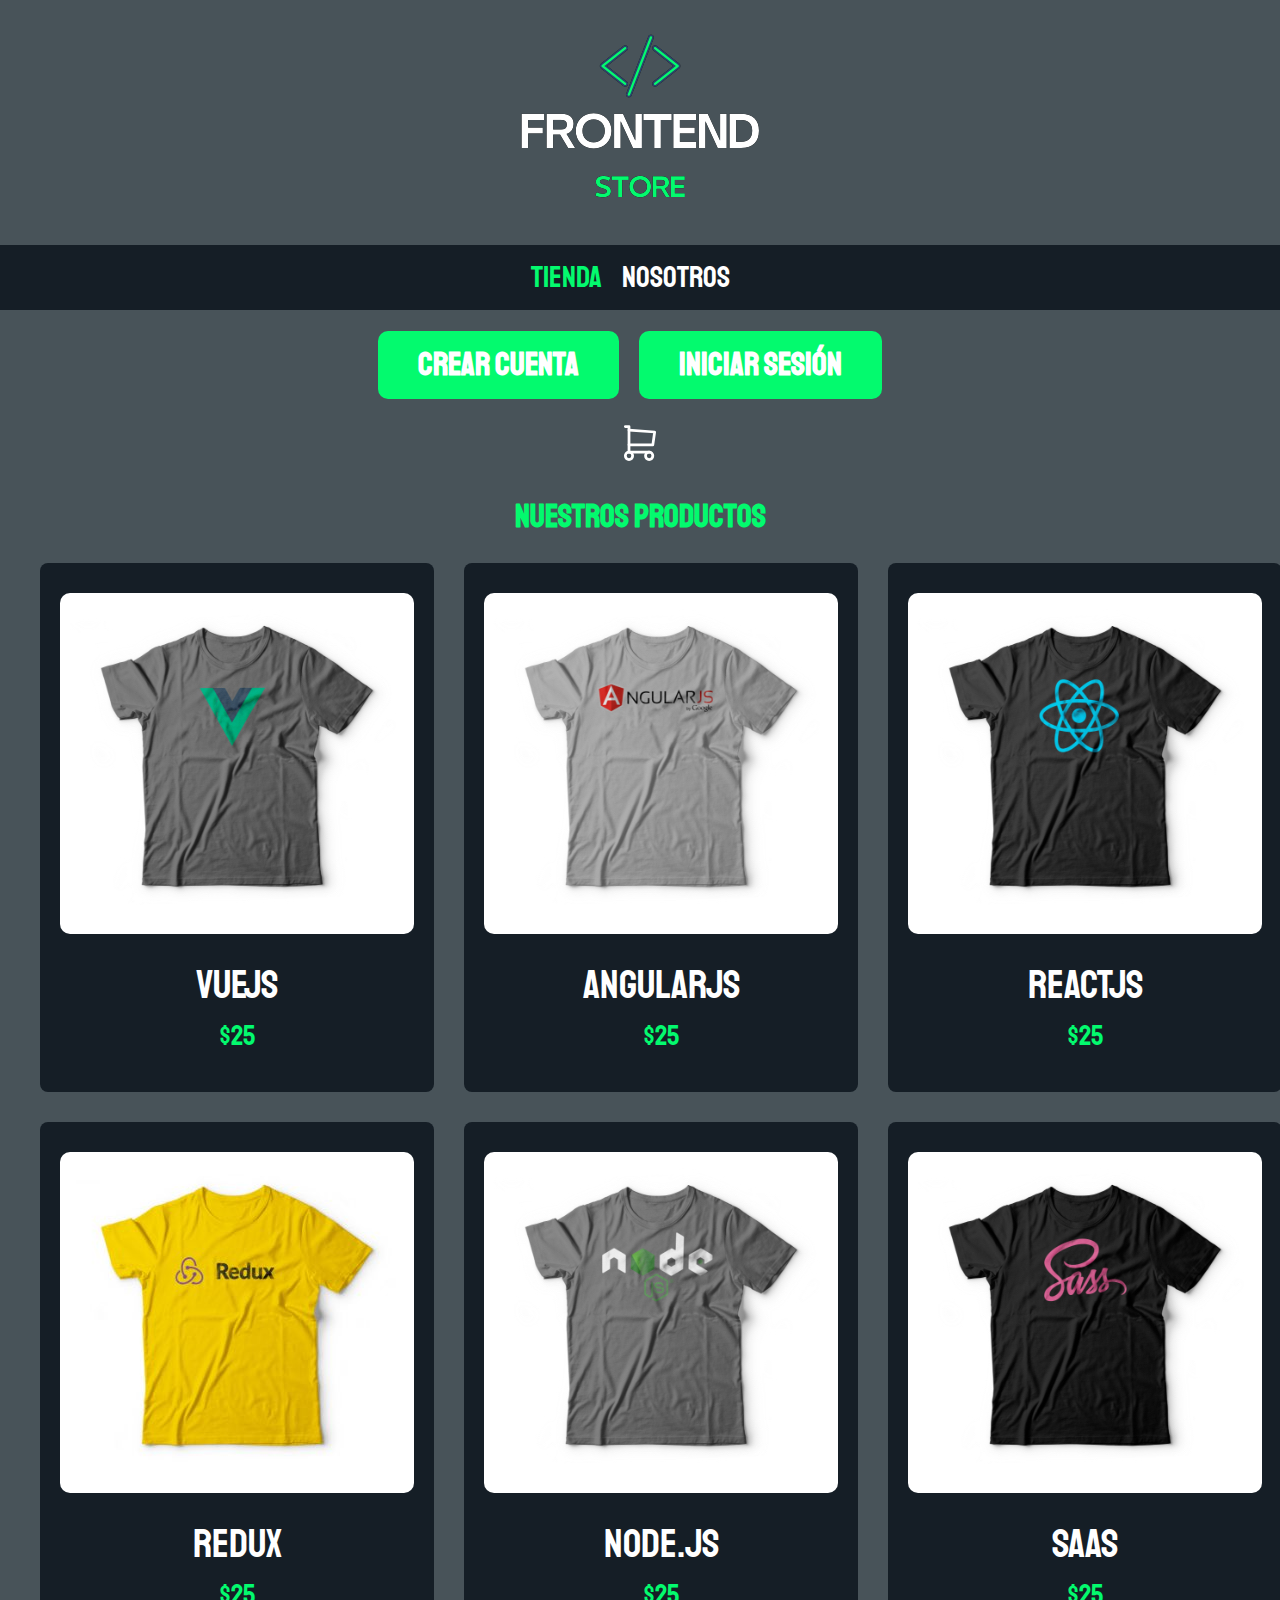
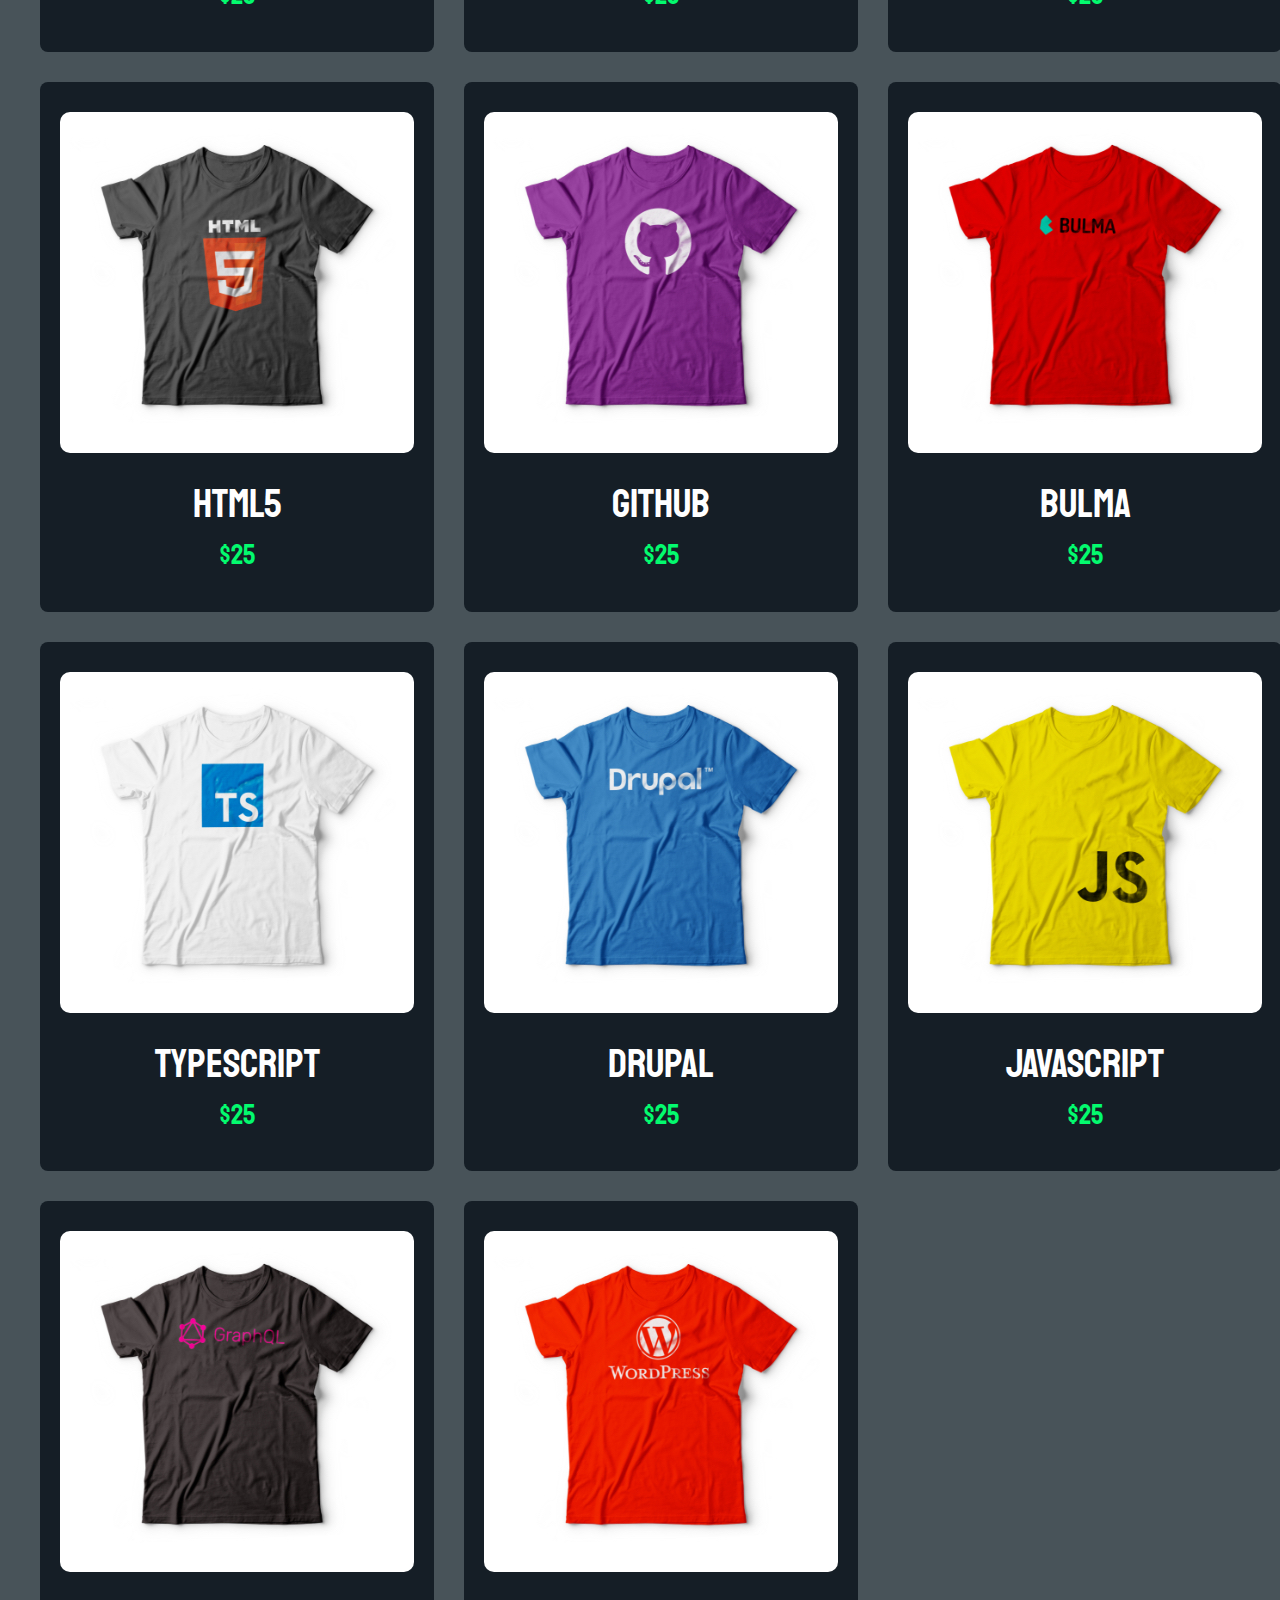
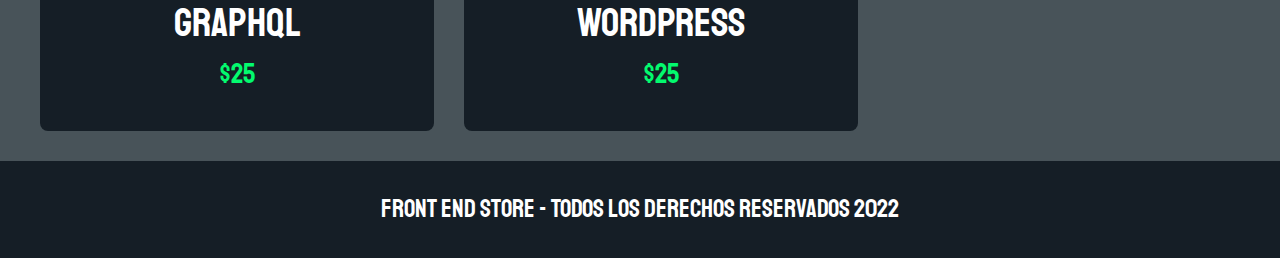
<file: index.html>
<!DOCTYPE html>
<html lang="en">

<head>
    <meta charset="UTF-8">
    <meta http-equiv="X-UA-Compatible" content="IE=edge">
    <meta name="viewport" content="width=device-width, initial-scale=1.0">
    <title>FrontEnd Store</title>
    <link rel="stylesheet" href="css/style.css">
    <link rel="stylesheet" href="css/normalize.css">
    <link href="https://fonts.googleapis.com/css2?family=Big+Shoulders+Display:wght@300&family=Bungee+Hairline&family=Courier+Prime&family=Krub:wght@400;700&family=PT+Sans+Narrow&family=Raleway:wght@100&family=Roboto+Condensed&family=Staatliches&display=swap" rel="stylesheet">
    <link rel="stylesheet" href="https://cdnjs.cloudflare.com/ajax/libs/animate.css/4.1.1/animate.min.css"/>
    <link rel="icon" href="img/f.png">
    <script src="js/showP.js"></script>
</head>

<body>
    <header class="header animate__animated animate__slideInDown animate__delay-0.5s">
        <section>
            <a href="index.html">
                <img class="header__logo" src="img/f2.png" alt="Logotipo">
            </a>
        </section>
    </header>

    <nav class="navegacion animate__animated animate__fadeIn animate__delay-0.5s">
        <a class="navegacion__enlace navegacion__enlace--activo" href="index.html">Tienda</a>
        <a class="navegacion__enlace" href="Nosotros.html">Nosotros</a>
    </nav>

    <div class="buttons_log animate__animated animate__fadeInUp animate__delay-0.5s">
        <a class="link" href="Sign_Up.html">
            <h1 class="link_font">Crear Cuenta</h1>
        </a>

        <a class="link" href="Sign_In.html">
            <h1 class="link_font">Iniciar sesión</h1>
        </a>
    </div>
    <div class="icono_carrito animate__animated animate__fadeInUp animate__delay-0.8s">
        <a href="Carrito.html">
            <svg xmlns="http://www.w3.org/2000/svg" class="icon icon-tabler icon-tabler-shopping-cart" width="44" height="44" viewBox="0 0 24 24" stroke-width="1.5" stroke="#ffffff" fill="none" stroke-linecap="round" stroke-linejoin="round">
                <path stroke="none" d="M0 0h24v24H0z" fill="none"/>
                <circle cx="6" cy="19" r="2" />
                <circle cx="17" cy="19" r="2" />
                <path d="M17 17h-11v-14h-2" />
                <path d="M6 5l14 1l-1 7h-13" />
              </svg>
        </a>

    </div>

    <main class="contenedor animate__animated animate__fadeInUp animate__delay-0.5s">
        <h1>Nuestros Productos</h1>
        <div class="grid">
            <!-- Inicio Bloque Producto-->
            <div class="producto">
                <a href="Producto.html">
                    <img class="producto__nombre" src="img/1.jpg" alt="imagen camisa">
                    <div class="producto__informacion">
                        <p class="producto__nombre">VueJS</p>
                        <p class="producto__precio">$25</p>
                    </div>
                </a>
            </div>
            <!-- Fin Bloque Producto-->

            <!-- Inicio Bloque Producto-->
            <div class="producto">
                <a href="Producto.html">
                    <img class="producto__nombre" src="img/2.jpg" alt="imagen camisa">
                    <div class="producto__informacion">
                        <p class="producto__nombre">AngularJS</p>
                        <p class="producto__precio">$25</p>
                    </div>
                </a>
            </div>
            <!-- Fin Bloque Producto-->

            <!-- Inicio Bloque Producto-->
            <div class="producto">
                <a href="Producto.html">
                    <img class="producto__nombre" src="img/3.jpg" alt="imagen camisa">
                    <div class="producto__informacion">
                        <p class="producto__nombre">ReactJS</p>
                        <p class="producto__precio">$25</p>
                    </div>
                </a>
            </div>
            <!-- Fin Bloque Producto-->

            <!-- Inicio Bloque Producto-->
            <div class="producto">
                <a href="Producto.html">
                    <img class="producto__nombre" src="img/4.jpg" alt="imagen camisa">
                    <div class="producto__informacion">
                        <p class="producto__nombre">Redux</p>
                        <p class="producto__precio">$25</p>
                    </div>
                </a>
            </div>
            <!-- Fin Bloque Producto-->

            <!-- Inicio Bloque Producto-->
            <div class="producto">
                <a href="Producto.html">
                    <img class="producto__nombre" src="img/5.jpg" alt="imagen camisa">
                    <div class="producto__informacion">
                        <p class="producto__nombre">Node.js</p>
                        <p class="producto__precio">$25</p>
                    </div>
                </a>
            </div>
            <!-- Fin Bloque Producto-->

            <!-- Inicio Bloque Producto-->
            <div class="producto">
                <a href="Producto.html">
                    <img class="producto__nombre" src="img/6.jpg" alt="imagen camisa">
                    <div class="producto__informacion">
                        <p class="producto__nombre">SAAS</p>
                        <p class="producto__precio">$25</p>
                    </div>
                </a>
            </div>
            <!-- Fin Bloque Producto-->
            <!-- Inicio Bloque Producto-->
            <div class="producto">
                <a href="Producto.html">
                    <img class="producto__nombre" src="img/7.jpg" alt="imagen camisa">
                    <div class="producto__informacion">
                        <p class="producto__nombre">HTML5</p>
                        <p class="producto__precio">$25</p>
                    </div>
                </a>
            </div>
            <!-- Fin Bloque Producto-->
            <!-- Inicio Bloque Producto-->
            <div class="producto">
                <a href="Producto.html">
                    <img class="producto__nombre" src="img/8.jpg" alt="imagen camisa">
                    <div class="producto__informacion">
                        <p class="producto__nombre">Github</p>
                        <p class="producto__precio">$25</p>
                    </div>
                </a>
            </div>
            <!-- Fin Bloque Producto-->
            <!-- Inicio Bloque Producto-->
            <div class="producto">
                <a href="Producto.html">
                    <img class="producto__nombre" src="img/9.jpg" alt="imagen camisa">
                    <div class="producto__informacion">
                        <p class="producto__nombre">Bulma</p>
                        <p class="producto__precio">$25</p>
                    </div>
                </a>
            </div>
            <!-- Fin Bloque Producto-->
            <!-- Inicio Bloque Producto-->
            <div class="producto">
                <a href="Producto.html">
                    <img class="producto__nombre" src="img/10.jpg" alt="imagen camisa">
                    <div class="producto__informacion">
                        <p class="producto__nombre">TypeScript</p>
                        <p class="producto__precio">$25</p>
                    </div>
                </a>
            </div>
            <!-- Fin Bloque Producto-->
            <!-- Inicio Bloque Producto-->
            <div class="producto">
                <a href="Producto.html">
                    <img class="producto__nombre" src="img/11.jpg" alt="imagen camisa">
                    <div class="producto__informacion">
                        <p class="producto__nombre">Drupal</p>
                        <p class="producto__precio">$25</p>
                    </div>
                </a>
            </div>
            <!-- Fin Bloque Producto-->
            <!-- Inicio Bloque Producto-->
            <div class="producto">
                <a href="Producto.html">
                    <img class="producto__nombre" src="img/12.jpg" alt="imagen camisa">
                    <div class="producto__informacion">
                        <p class="producto__nombre">JavaScript</p>
                        <p class="producto__precio">$25</p>
                    </div>
                </a>
            </div>
            <!-- Fin Bloque Producto-->
            <!-- Inicio Bloque Producto-->
            <div class="producto">
                <a href="Producto.html">
                    <img class="producto__nombre" src="img/13.jpg" alt="imagen camisa">
                    <div class="producto__informacion">
                        <p class="producto__nombre">GraphQL</p>
                        <p class="producto__precio">$25</p>
                    </div>
                </a>
            </div>
            <!-- Fin Bloque Producto-->
            <!-- Inicio Bloque Producto-->
            <div class="producto">
                <a href="Producto.html">
                    <img class="producto__nombre" src="img/14.jpg" alt="imagen camisa">
                    <div class="producto__informacion">
                        <p class="producto__nombre">WordPress</p>
                        <p class="producto__precio">$25</p>
                    </div>
                </a>
            </div>
            <!-- Fin Bloque Producto-->
            <div class="grafico grafico--camisas"></div>
            <div class="grafico grafico--node"></div>

        </div>
    </main>

    <footer class="footer">
        <p class="footer__texto">Front End Store - Todos los derechos Reservados 2022</p>
    </footer>

</body>

</html>
</file>
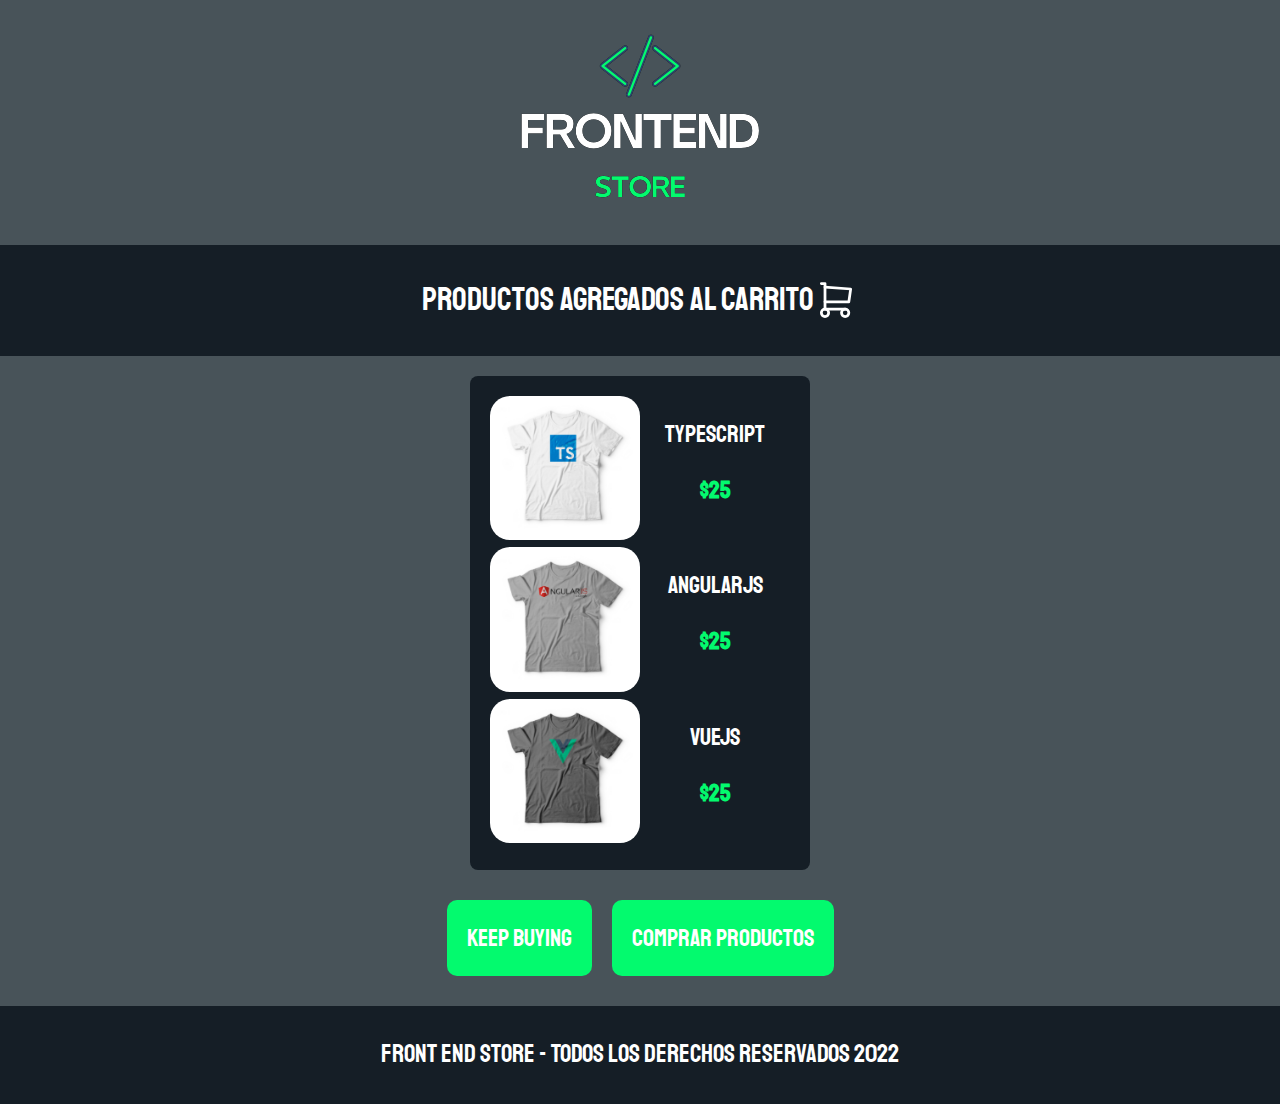
<file: Carrito.html>
<!DOCTYPE html>
<html lang="en">

<head>
    <meta charset="UTF-8">
    <meta http-equiv="X-UA-Compatible" content="IE=edge">
    <meta name="viewport" content="width=device-width, initial-scale=1.0">
    <title>FrontEnd Store</title>
    <link rel="stylesheet" href="css/style.css">
    <link rel="stylesheet" href="css/normalize.css">
    <link
        href="https://fonts.googleapis.com/css2?family=Big+Shoulders+Display:wght@300&family=Bungee+Hairline&family=Courier+Prime&family=Krub:wght@400;700&family=PT+Sans+Narrow&family=Raleway:wght@100&family=Roboto+Condensed&family=Staatliches&display=swap"
        rel="stylesheet">
    <link rel="stylesheet" href="https://cdnjs.cloudflare.com/ajax/libs/animate.css/4.1.1/animate.min.css" />
    <link rel="icon" href="img/f.png">
    <script src="js/showP.js"></script>
</head>

<body>
    <header class="header animate__animated animate__slideInDown animate__delay-0.5s">
        <a href="index.html">
            <img class="header__logo" src="img/f2.png" alt="Logotipo">
        </a>
    </header>
    <nav class="navegacion">
        <h1 class="texto_carro">Productos agregados al carrito</h1>
        <svg xmlns="http://www.w3.org/2000/svg" class="icon icon-tabler icon-tabler-shopping-cart" width="44" height="44" viewBox="0 0 24 24" stroke-width="1.5" stroke="#ffffff" fill="none" stroke-linecap="round" stroke-linejoin="round">
            <path stroke="none" d="M0 0h24v24H0z" fill="none"/>
            <circle cx="6" cy="19" r="2" />
            <circle cx="17" cy="19" r="2" />
            <path d="M17 17h-11v-14h-2" />
            <path d="M6 5l14 1l-1 7h-13" />
          </svg>
    </nav>
    <div class="separar"></div>

    <main class="contenedor_carrito animate__animated animate__fadeInUp animate__delay-0.5s">
            <!-- Inicio Bloque Producto-->
            <div class="producto_carro dos_columnas no_margin">
                <article>
                    <a href="Producto.html">
                        <img class="img_form" src="img/10.jpg" alt="">
                    </a>
                </article>
                <article>
                    <h2 class="texto_carro">typeScript</h2>
                    <h2>$25</h2>
                </article>
                <article>
                    <a href="Producto.html">
                        <img class="img_form" src="img/2.jpg" alt="">
                    </a>
                </article>
                <article>
                    <h2 class="texto_carro">AngularJS</h2>
                    <h2>$25</h2>
                </article>
                <article>
                    <a href="Producto.html">
                        <img class="img_form" src="img/1.jpg" alt="">
                    </a>
                </article>
                <article>
                    <h2 class="texto_carro">vuejs</h2>
                    <h2>$25</h2>
                </article>

            </div>
    </main>
    <div class="flex_carrito animate__animated animate__fadeInUp animate__delay-0.5s">
        <a class="btn_carro" href="index.html"><h2 class="texto_carro">Keep Buying</h2></a>
        <a class="btn_carro" href="PantallaPago.html"><h2 class="texto_carro">Comprar Productos</h2></a>
    </div>
    
    <div class="separar"></div>
    <footer class="footer animate__animated animate__fadeInUp animate__delay-1s">
        <p class="footer__texto">Front End Store - Todos los derechos Reservados 2022</p>

    </footer>

</body>

</html>
</file>
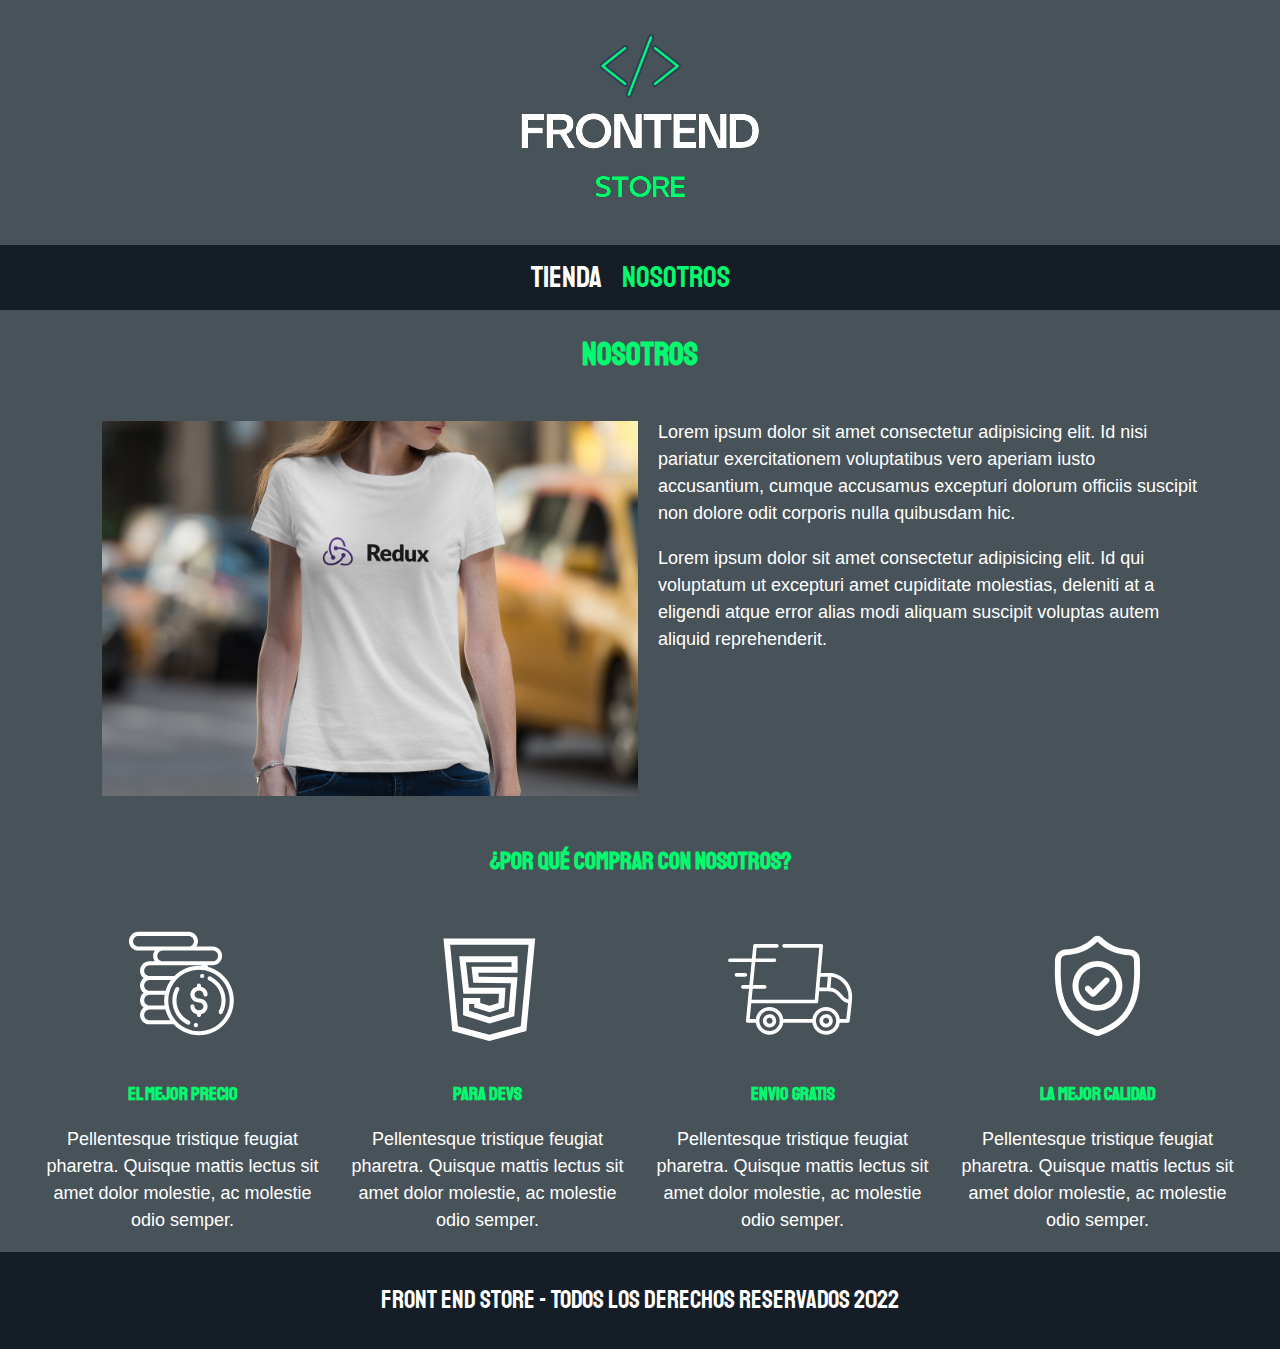
<file: Nosotros.html>
<!DOCTYPE html>
<html lang="en">
<head>
    <meta charset="UTF-8">
    <meta http-equiv="X-UA-Compatible" content="IE=edge">
    <meta name="viewport" content="width=device-width, initial-scale=1.0">
    <title>FrontEnd Store</title>
    <link rel="stylesheet" href="css/style.css">
    <link rel="stylesheet" href="css/normalize.css">
    <link href="https://fonts.googleapis.com/css2?family=Big+Shoulders+Display:wght@300&family=Bungee+Hairline&family=Courier+Prime&family=Krub:wght@400;700&family=PT+Sans+Narrow&family=Raleway:wght@100&family=Roboto+Condensed&family=Staatliches&display=swap" rel="stylesheet">
    <link rel="stylesheet" href="https://cdnjs.cloudflare.com/ajax/libs/animate.css/4.1.1/animate.min.css"/>
    <link rel="icon" href="img/f.png">
    <script src="js/showP.js"></script>
</head>
<body>
    <header class="header animate__animated animate__slideInDown animate__delay-0.5s">
        <a href="index.html">
            <img class="header__logo" src="img/f2.png" alt="Logotipo">
        </a>
    </header>

    <nav class="navegacion animate__animated animate__fadeIn animate__delay-0.5s">
        <a class="navegacion__enlace" href="index.html">Tienda</a>
        <a class="navegacion__enlace navegacion__enlace--activo" href="Nosotros.html">Nosotros</a>
    </nav>

    <main class="navegador animate__animated animate__fadeInUp animate__delay-0.5s">
        <h1>Nosotros</h1>
    <section class="contenedor_nosotros dos_columnas">
        <article class="">
            <img class="img_nosotros" src="img/nosotros.jpg" alt="imagen_nosotros">
        </article>
        <article>
            <p>Lorem ipsum dolor sit amet consectetur adipisicing elit. Id nisi pariatur exercitationem voluptatibus vero aperiam iusto accusantium, cumque accusamus excepturi dolorum officiis suscipit non dolore odit corporis nulla quibusdam hic.</p>

            <p>Lorem ipsum dolor sit amet consectetur adipisicing elit. Id qui voluptatum ut excepturi amet cupiditate molestias, deleniti at a eligendi atque error alias modi aliquam suscipit voluptas autem aliquid reprehenderit.</p>
        </article>
    </section>
    </main>
    
    <section class="contenedor comprar animate__animated animate__fadeInUp animate__delay-0.5s">
        <h2 class="comprar__titulo">¿Por qué Comprar con Nosotros?</h2>

        <div class="bloques">
            <div class="bloque">
                <img class="bloque__imagen" src="img/icono_1.png" alt="porque comprar">
                <h3 class="bloque__titulo">El Mejor Precio</h3>
                <p>Pellentesque tristique feugiat pharetra. Quisque mattis lectus sit amet dolor molestie, ac molestie odio semper.</p>
            </div>

            <div class="bloque">
                <img class="bloque__imagen" src="img/icono_2.png" alt="porque comprar">
                <h3 class="bloque__titulo">Para DEVS</h3>
                <p>Pellentesque tristique feugiat pharetra. Quisque mattis lectus sit amet dolor molestie, ac molestie odio semper.</p>
            </div>

            <div class="bloque">
                <img class="bloque__imagen" src="img/icono_3.png" alt="porque comprar">
                <h3 class="bloque__titulo">Envio Gratis</h3>
                <p>Pellentesque tristique feugiat pharetra. Quisque mattis lectus sit amet dolor molestie, ac molestie odio semper.</p>
            </div>

            <div class="bloque">
                <img class="bloque__imagen" src="img/icono_4.png" alt="porque comprar">
                <h3 class="bloque__titulo">La Mejor Calidad</h3>
                <p>Pellentesque tristique feugiat pharetra. Quisque mattis lectus sit amet dolor molestie, ac molestie odio semper.</p>
            </div>
        </div>
    </section>



<footer class="footer animate__animated animate__fadeIn animate__delay-0.5s">
<p class="footer__texto">Front End Store - Todos los derechos Reservados 2022</p>

</footer>

</body>
</html>
</file>
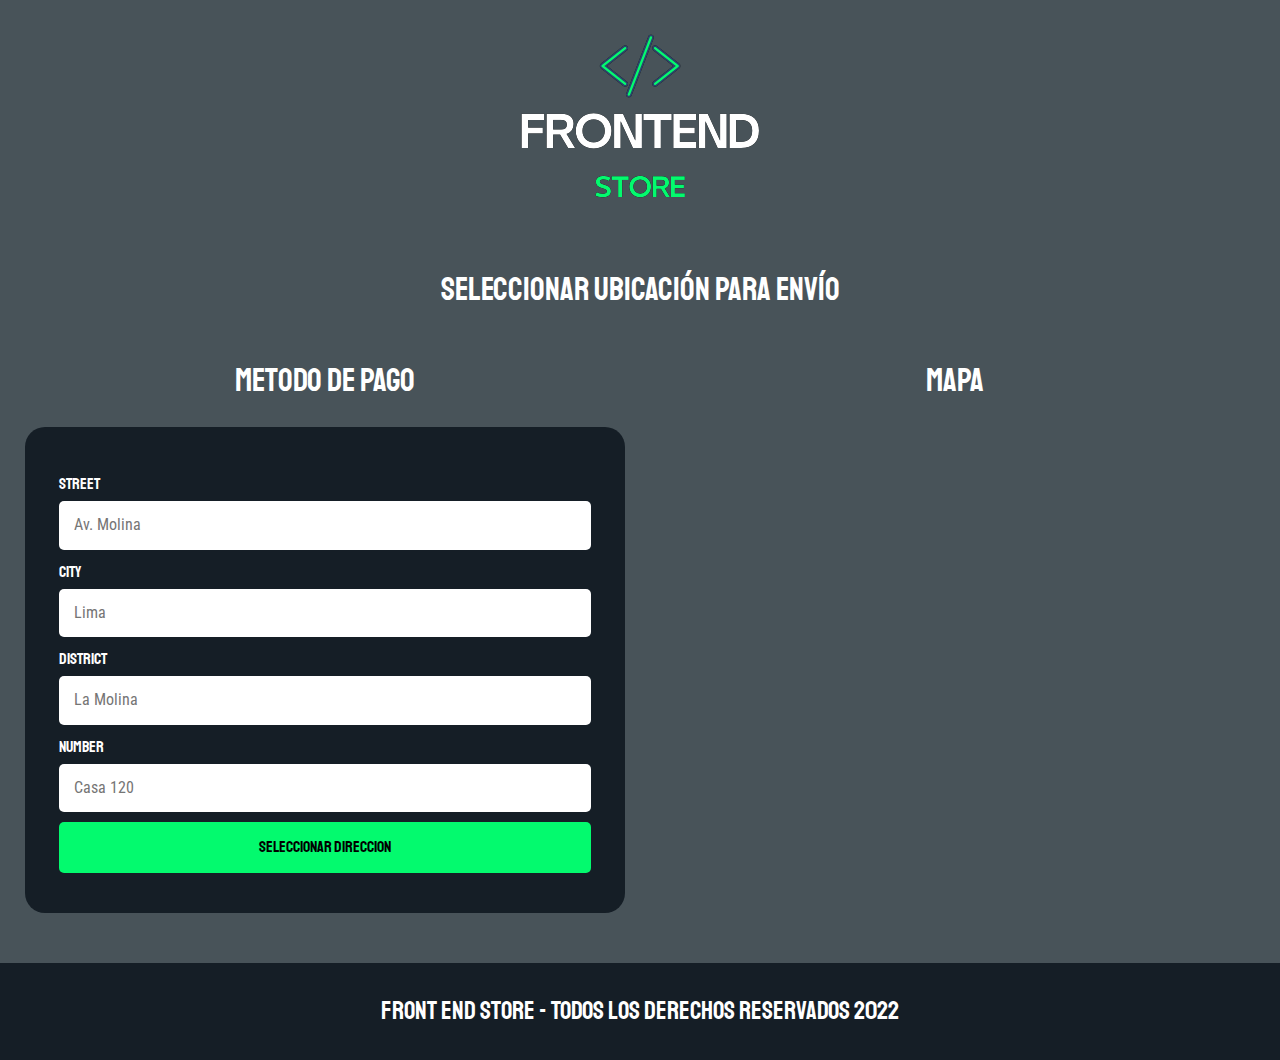
<file: PantallaEnvio.html>
<!DOCTYPE html>
<html lang="en">

<head>
    <meta charset="UTF-8">
    <meta http-equiv="X-UA-Compatible" content="IE=edge">
    <meta name="viewport" content="width=device-width, initial-scale=1.0">
    <title>FrontEnd Store</title>
    <link rel="stylesheet" href="css/style.css">
    <link rel="stylesheet" href="css/normalize.css">
    <link
        href="https://fonts.googleapis.com/css2?family=Big+Shoulders+Display:wght@300&family=Bungee+Hairline&family=Courier+Prime&family=Krub:wght@400;700&family=PT+Sans+Narrow&family=Raleway:wght@100&family=Roboto+Condensed&family=Staatliches&display=swap"
        rel="stylesheet">
    <link rel="stylesheet" href="https://cdnjs.cloudflare.com/ajax/libs/animate.css/4.1.1/animate.min.css" />
    <link rel="icon" href="img/f.png">
    <script src="js/showP.js"></script>
</head>

<body>
    <header class="header animate__animated animate__slideInDown animate__delay-0.5s">
        <a href="index.html">
            <img class="header__logo" src="img/f2.png" alt="Logotipo">
        </a>
    </header>


    <h1 class="texto_carro">Seleccionar Ubicación para envío</h1>
    <div class="flex_maps">
        <article>
        <h1 class="texto_carro">Metodo De Pago</h1>

        <form class="formulario__data animate__animated animate__zoomIn animate__delay-0.5s no_margin" id="forma">
            <fieldset>
                <legend>
                    <h1 class="legend"></h1>
                </legend>
                <!--Intrucciones para el usuario-->
                <div class="contenedor-campos">
                    <div class="campo">
                        <label>Street</label>
                        <!--mail-->
                        <input class="input-text" type="text" placeholder="Av. Molina">
                    </div>
                    <div class="campo">
                        <label>City</label>
                        <!--mail-->
                        <input class="input-text" type="number" placeholder="Lima">
                    </div>

                    <div class="campo">
                        <label>District</label>
                        <!--texto-->
                        <input class="input-text" type="number" maxlength="3" placeholder="La Molina">
                    </div>
                    <div class="campo">
                        <label>Number</label>
                        <!--texto-->
                        <input class="input-text" type="text" placeholder="Casa 120">
                    </div>

                </div>
                <div class="alo">
                    
                    <a class="btn w-sm-100" href="ResumenCompra.html">Seleccionar Direccion</a>
                </div>
            </fieldset>
        </form>
    </article>

    <article>
        <h1 class="texto_carro">Mapa</h1>
        <iframe class="maps" src="https://www.google.com/maps/embed?pb=!1m10!1m8!1m3!1d62427.46441322061!2d-77.0296179!3d-12.0630149!3m2!1i1024!2i768!4f13.1!5e0!3m2!1ses-419!2spe!4v1663279840062!5m2!1ses-419!2spe" width="600" height="450" style="border:0;" allowfullscreen="" loading="lazy" referrerpolicy="no-referrer-when-downgrade"></iframe>
    </article>
    </div>

    
    <div class="separar"></div>
    <footer class="footer animate__animated animate__fadeInUp animate__delay-1s">
        <p class="footer__texto">Front End Store - Todos los derechos Reservados 2022</p>
    </footer>

</body>

</html>


<!--
<div class="flex_maps">
        

    <iframe class="maps" src="https://www.google.com/maps/embed?pb=!1m10!1m8!1m3!1d62427.46441322061!2d-77.0296179!3d-12.0630149!3m2!1i1024!2i768!4f13.1!5e0!3m2!1ses-419!2spe!4v1663279840062!5m2!1ses-419!2spe" width="600" height="450" style="border:0;" allowfullscreen="" loading="lazy" referrerpolicy="no-referrer-when-downgrade"></iframe>
</div>
-->
</file>
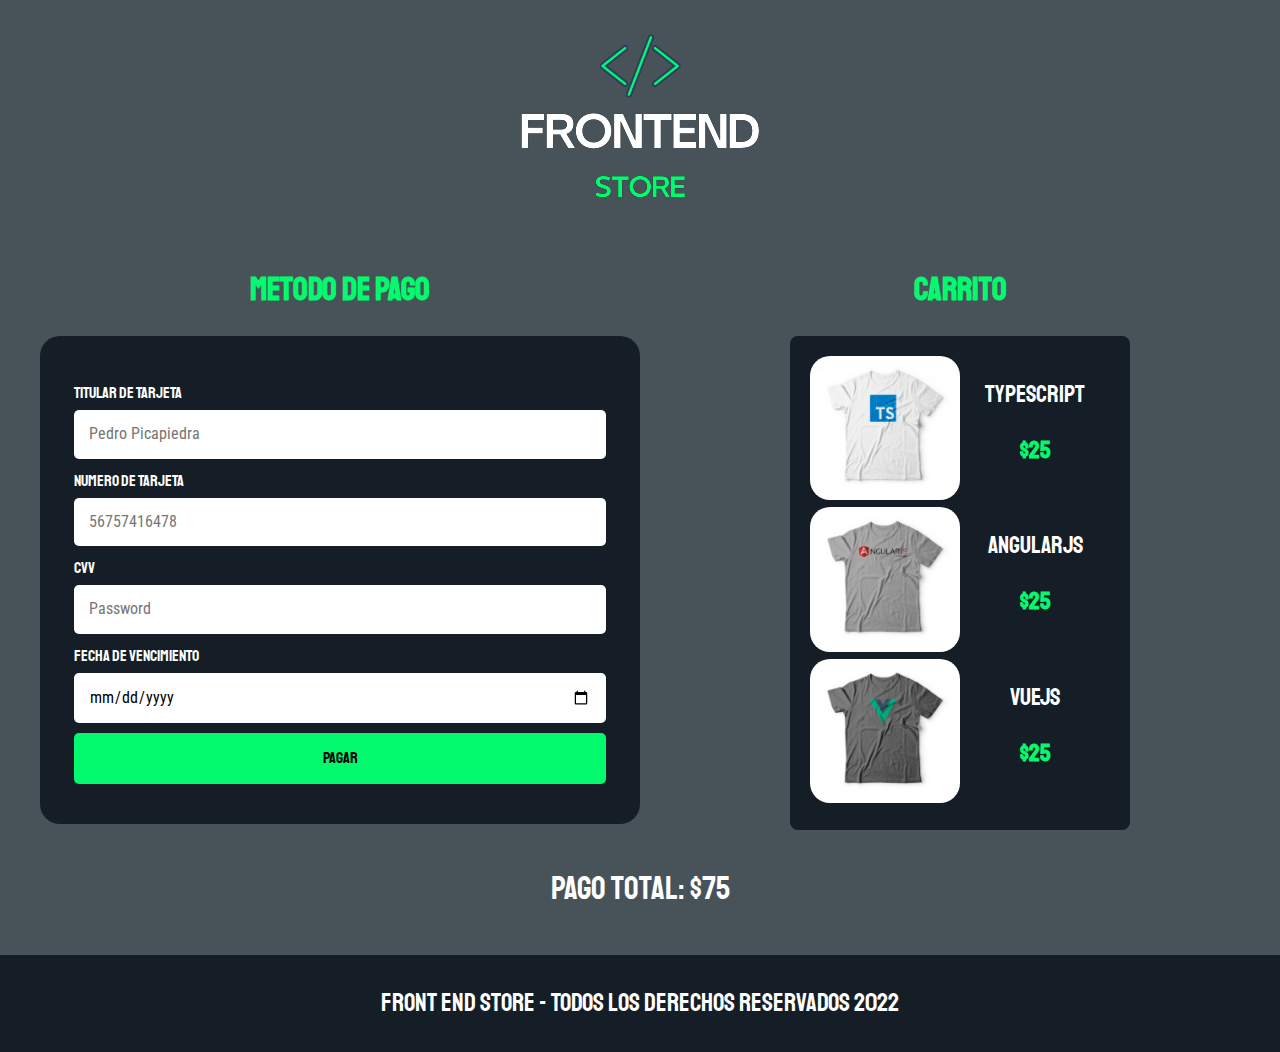
<file: PantallaPago.html>
<!DOCTYPE html>
<html lang="en">

<head>
    <meta charset="UTF-8">
    <meta http-equiv="X-UA-Compatible" content="IE=edge">
    <meta name="viewport" content="width=device-width, initial-scale=1.0">
    <title>FrontEnd Store</title>
    <link rel="stylesheet" href="css/style.css">
    <link rel="stylesheet" href="css/normalize.css">
    <link
        href="https://fonts.googleapis.com/css2?family=Big+Shoulders+Display:wght@300&family=Bungee+Hairline&family=Courier+Prime&family=Krub:wght@400;700&family=PT+Sans+Narrow&family=Raleway:wght@100&family=Roboto+Condensed&family=Staatliches&display=swap"
        rel="stylesheet">
    <link rel="stylesheet" href="https://cdnjs.cloudflare.com/ajax/libs/animate.css/4.1.1/animate.min.css" />
    <link rel="icon" href="img/f.png">
    <script src="js/showP.js"></script>
</head>

<body>
    <header class="header animate__animated animate__slideInDown animate__delay-0.5s">
        <a href="index.html">
            <img class="header__logo" src="img/f2.png" alt="Logotipo">
        </a>
    </header>

    <div class="contenedor contenedor-grid">
        <main class="contenido-principal">
            <article>
                <h1>Metodo De Pago</h1>

                <form class="formulario__data animate__animated animate__zoomIn animate__delay-0.5s no_margin" id="forma">
                    <fieldset>
                        <legend>
                            <h1 class="legend"></h1>
                        </legend>
                        <!--Intrucciones para el usuario-->
                        <div class="contenedor-campos">
                            <div class="campo">
                                <label>Titular de Tarjeta</label>
                                <!--mail-->
                                <input class="input-text" type="text" placeholder="Pedro Picapiedra">
                            </div>
                            <div class="campo">
                                <label>Numero de Tarjeta</label>
                                <!--mail-->
                                <input class="input-text" type="number" placeholder="56757416478">
                            </div>

                            <div class="campo">
                                <label>CVV</label>
                                <!--texto-->
                                <input class="input-text" type="number" maxlength="3" placeholder="Password">
                            </div>
                            <div class="campo">
                                <label>Fecha De Vencimiento</label>
                                <!--texto-->
                                <input class="input-text" type="date" placeholder="Password">
                            </div>

                        </div>
                        <div class="alo">
                            
                            <a class="btn w-sm-100" href="PantallaEnvio.html">Pagar</a>
                        </div>
                    </fieldset>
                </form>

            </article>
        </main>
        <aside class="sidebar-2">
            <h1>Carrito</h1>

            <div class="producto_carro dos_columnas_pago">
                <article>
                    <a href="Producto.html">
                        <img class="img_form" src="img/10.jpg" alt="">
                    </a>
                </article>
                <article>
                    <h2 class="texto_carro">typeScript</h2>
                    <h2>$25</h2>
                </article>
                <article>
                    <a href="Producto.html">
                        <img class="img_form" src="img/2.jpg" alt="">
                    </a>
                </article>
                <article>
                    <h2 class="texto_carro">AngularJS</h2>
                    <h2>$25</h2>
                </article>
                <article>
                    <a href="Producto.html">
                        <img class="img_form" src="img/1.jpg" alt="">
                    </a>
                </article>
                <article>
                    <h2 class="texto_carro">vuejs</h2>
                    <h2>$25</h2>
                </article>
            </div>
        </aside>
    </div>
    <div class="total">
        <h1 class="pago_total">Pago total: $75</h1>
    </div>
    <div class="separar"></div>
    <footer class="footer animate__animated animate__fadeInUp animate__delay-1s">
        <p class="footer__texto">Front End Store - Todos los derechos Reservados 2022</p>

    </footer>

</body>

</html>
</file>
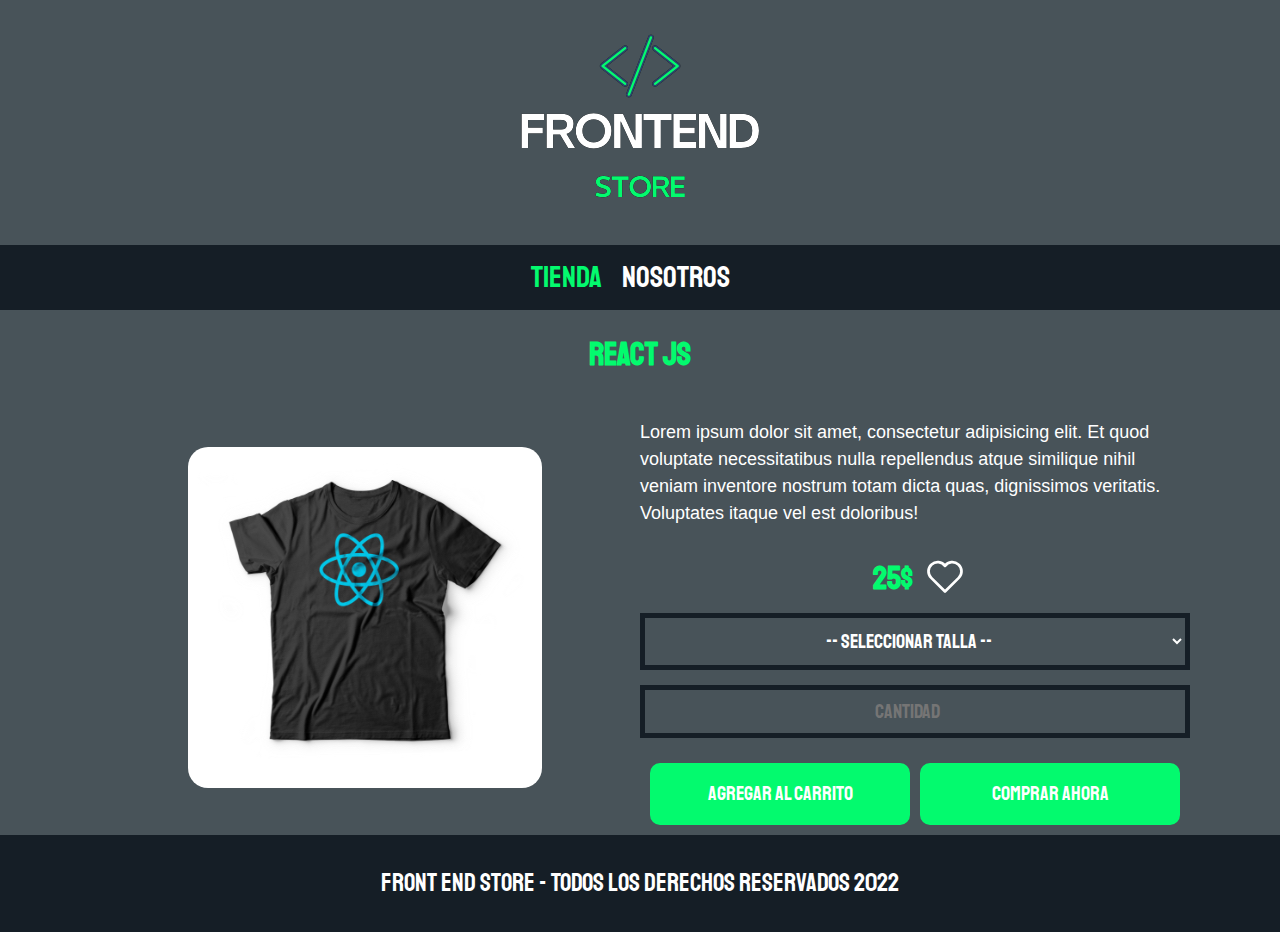
<file: Producto.html>
<!DOCTYPE html>
<html lang="en">
<head>
    <meta charset="UTF-8">
    <meta http-equiv="X-UA-Compatible" content="IE=edge">
    <meta name="viewport" content="width=device-width, initial-scale=1.0">
    <title>FrontEnd Store</title>
    <link rel="stylesheet" href="css/style.css">
    <link rel="stylesheet" href="css/normalize.css">
    <link href="https://fonts.googleapis.com/css2?family=Big+Shoulders+Display:wght@300&family=Bungee+Hairline&family=Courier+Prime&family=Krub:wght@400;700&family=PT+Sans+Narrow&family=Raleway:wght@100&family=Roboto+Condensed&family=Staatliches&display=swap" rel="stylesheet">
    <link rel="stylesheet" href="https://cdnjs.cloudflare.com/ajax/libs/animate.css/4.1.1/animate.min.css"/>
    <link rel="icon" href="img/f.png">
    <script src="js/showP.js"></script>
</head>
<body>
    <header class="header animate__animated animate__slideInDown animate__delay-0.5s">
        <a href="index.html">
            <img class="header__logo" src="img/f2.png" alt="Logotipo">
        </a>
    </header>

    <nav class="navegacion">
        <a class="navegacion__enlace navegacion__enlace--activo" href="index.html">Tienda</a>
        <a class="navegacion__enlace" href="Nosotros.html">Nosotros</a>
    </nav>

    <main class="contenedor">
        <h1>React JS</h1>

        <div class="camisa dos_columnas animate__animated animate__fadeInUp animate__delay-0.5s">
            <img class="camisa__imagen" src="img/3.jpg" alt="Imagen Producto">

            <div class="camisa__contenido">
            <p>Lorem ipsum dolor sit amet, consectetur adipisicing elit. Et quod voluptate necessitatibus nulla repellendus atque similique nihil veniam inventore nostrum totam dicta quas, dignissimos veritatis. Voluptates itaque vel est doloribus!</p>

            <div class="precio__camisa">
                <h1 class="precio_____camisa">25$</h1>
                <a href="#" onclick="favoritos()">
                <svg class="icono_heart" name="favoritos" id="favoritos" xmlns="http://www.w3.org/2000/svg" class="icon icon-tabler icon-tabler-heart" width="44" height="44" viewBox="0 0 24 24" stroke-width="1.5" stroke="#ffffff" fill="none" stroke-linecap="round" stroke-linejoin="round">
                    <path stroke="none" d="M0 0h24v24H0z" fill="none"/>
                    <path d="M19.5 13.572l-7.5 7.428l-7.5 -7.428m0 0a5 5 0 1 1 7.5 -6.566a5 5 0 1 1 7.5 6.572" />
                  </svg>
                </a>

            </div>

            <form class="formulario">
                <select class="formulario__campo" name="" id="">
                    <option class="opcion_select" disabled selected>-- Seleccionar Talla --</option>
                    <option class="opcion_font" value="">Pequeño</option>
                    <option class="opcion_font" value="">mediano</option>
                    <option class="opcion_font" value="">Largo</option>
                </select> 
                <input class="formulario__campo opcion_select" type="number" placeholder="Cantidad" min="1">
                <div class="ag_car">   
                    <a class="Comprar" href="Carrito.html">Agregar Al  Carrito</a>
                <a class="Comprar" href="PantallaPago.html">Comprar Ahora</a>
                </div>    
                </div>           
            </form>

            </div>
            
        </div>


    </main>
    
<footer class="footer animate__animated animate__fadeInUp animate__delay-1s">
<p class="footer__texto">Front End Store - Todos los derechos Reservados 2022</p>

</footer>

</body>
</html>
</file>
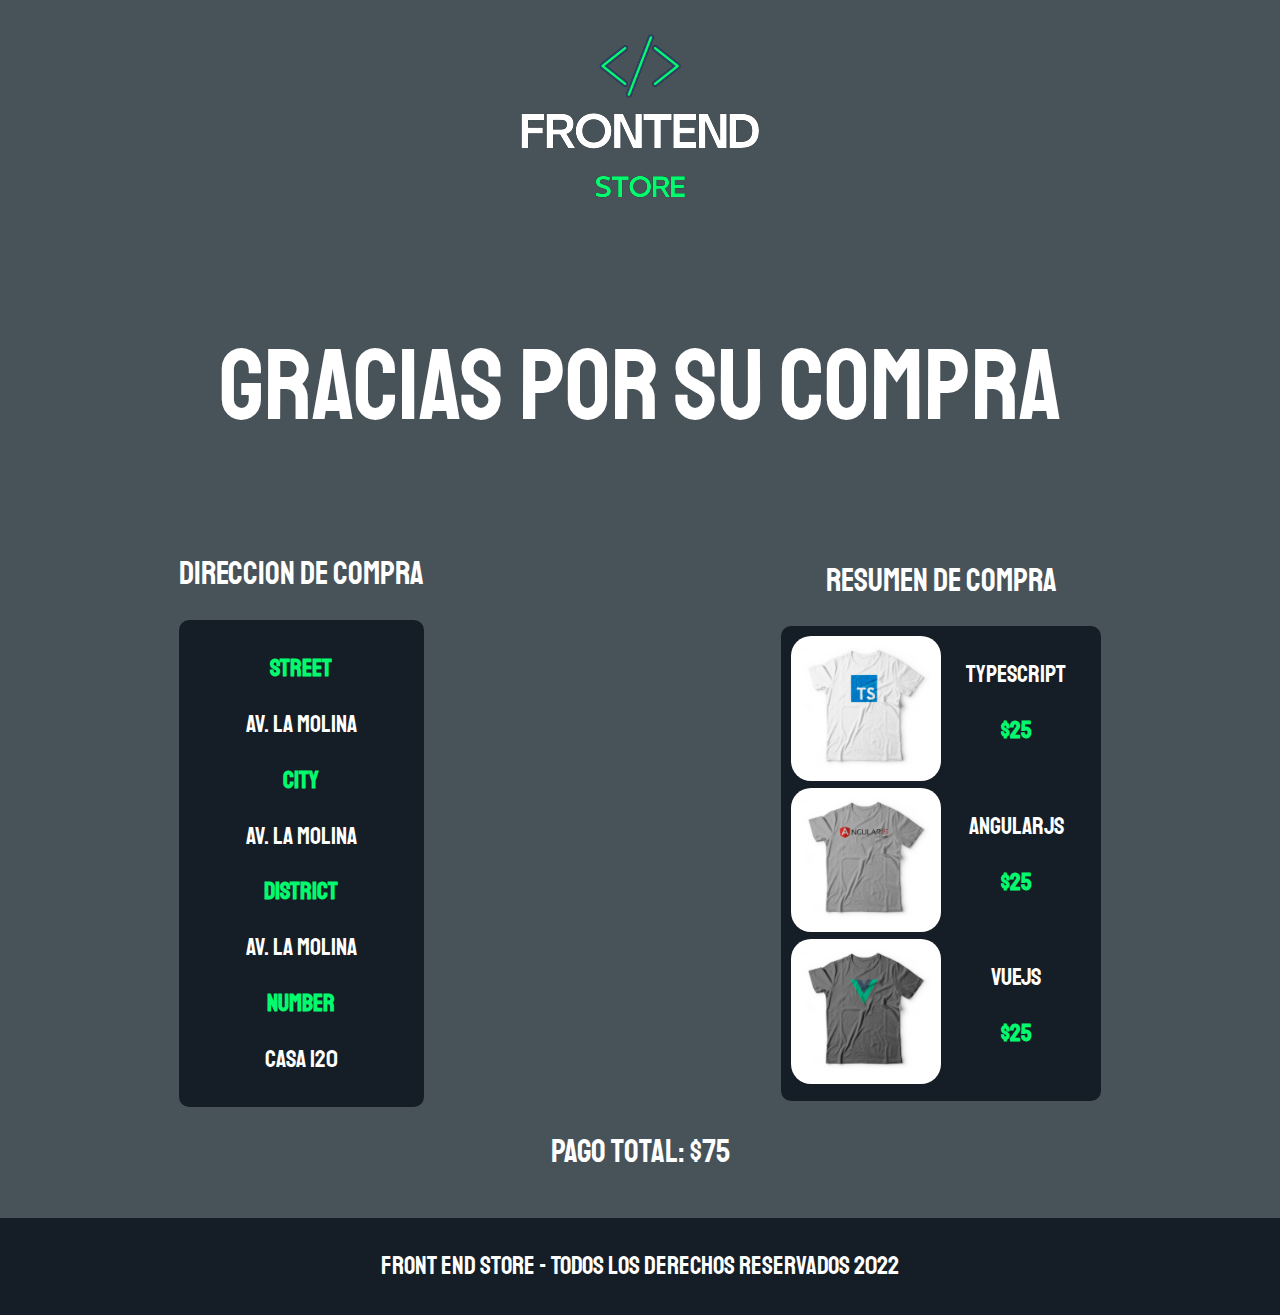
<file: ResumenCompra.html>
<!DOCTYPE html>
<html lang="en">

<head>
    <meta charset="UTF-8">
    <meta http-equiv="X-UA-Compatible" content="IE=edge">
    <meta name="viewport" content="width=device-width, initial-scale=1.0">
    <title>FrontEnd Store</title>
    <link rel="stylesheet" href="css/style.css">
    <link rel="stylesheet" href="css/normalize.css">
    <link
        href="https://fonts.googleapis.com/css2?family=Big+Shoulders+Display:wght@300&family=Bungee+Hairline&family=Courier+Prime&family=Krub:wght@400;700&family=PT+Sans+Narrow&family=Raleway:wght@100&family=Roboto+Condensed&family=Staatliches&display=swap"
        rel="stylesheet">
    <link rel="stylesheet" href="https://cdnjs.cloudflare.com/ajax/libs/animate.css/4.1.1/animate.min.css" />
    <link rel="icon" href="img/f.png">
    <script src="js/showP.js"></script>
</head>

<body>
    <header class="header animate__animated animate__slideInDown animate__delay-0.5s">
        <a href="index.html">
            <img class="header__logo" src="img/f2.png" alt="Logotipo">
        </a>
    </header>
    
    <main class="contenedor_resumen animate__animated animate__fadeInUpBig animate__delay-1s">
        <h1 class="texto_resumen">Gracias por su compra</h1>
        
        <div class="resumen_compras">
            <aside class="sidebar-2">
                <h1 class="texto_carro">Direccion De Compra</h1>
    
                <div class="producto_envio1">
                    <article>
                        <h2 class="Info_Title">Street</h2>
                        <h2 class="Info_envio">Av. La Molina</h2>
                    </article>
                    <article>
                        <h2 class="Info_Title">City</h2>
                        <h2 class="Info_envio">Av. La Molina</h2>
                    </article>
                    <article>
                        <h2 class="Info_Title">District</h2>
                        <h2 class="Info_envio">Av. La Molina</h2>
                    </article>
                    <article>
                        <h2 class="Info_eTitle">Number</h2>
                        <h2 class="Info_envio">Casa 120</h2>
                    </article>
                </div>
            </aside>


            <aside class="sidebar-2">
                <h1 class="texto_carro">Resumen de Compra</h1>
    
                <div class="producto_envio1 dos_columnas_pago">
                    <article>
                        <a href="Producto.html">
                            <img class="img_form" src="img/10.jpg" alt="">
                        </a>
                    </article>
                    <article>
                        <h2 class="texto_carro">typeScript</h2>
                        <h2>$25</h2>
                    </article>
                    <article>
                        <a href="Producto.html">
                            <img class="img_form" src="img/2.jpg" alt="">
                        </a>
                    </article>
                    <article>
                        <h2 class="texto_carro">AngularJS</h2>
                        <h2>$25</h2>
                    </article>
                    <article>
                        <a href="Producto.html">
                            <img class="img_form" src="img/1.jpg" alt="">
                        </a>
                    </article>
                    <article>
                        <h2 class="texto_carro">vuejs</h2>
                        <h2>$25</h2>
                    </article>
                </div>
            </aside>

        </div>
    </main>
    <div class="total animate__animated animate__fadeInUpBig animate__delay-1s">
        <h1 class="pago_total">Pago total: $75</h1>
    </div>

    <div class="separar"></div>
    <footer class="footer animate__animated animate__fadeInUp animate__delay-1s">
        <p class="footer__texto">Front End Store - Todos los derechos Reservados 2022</p>

    </footer>

</body>

</html>
</file>
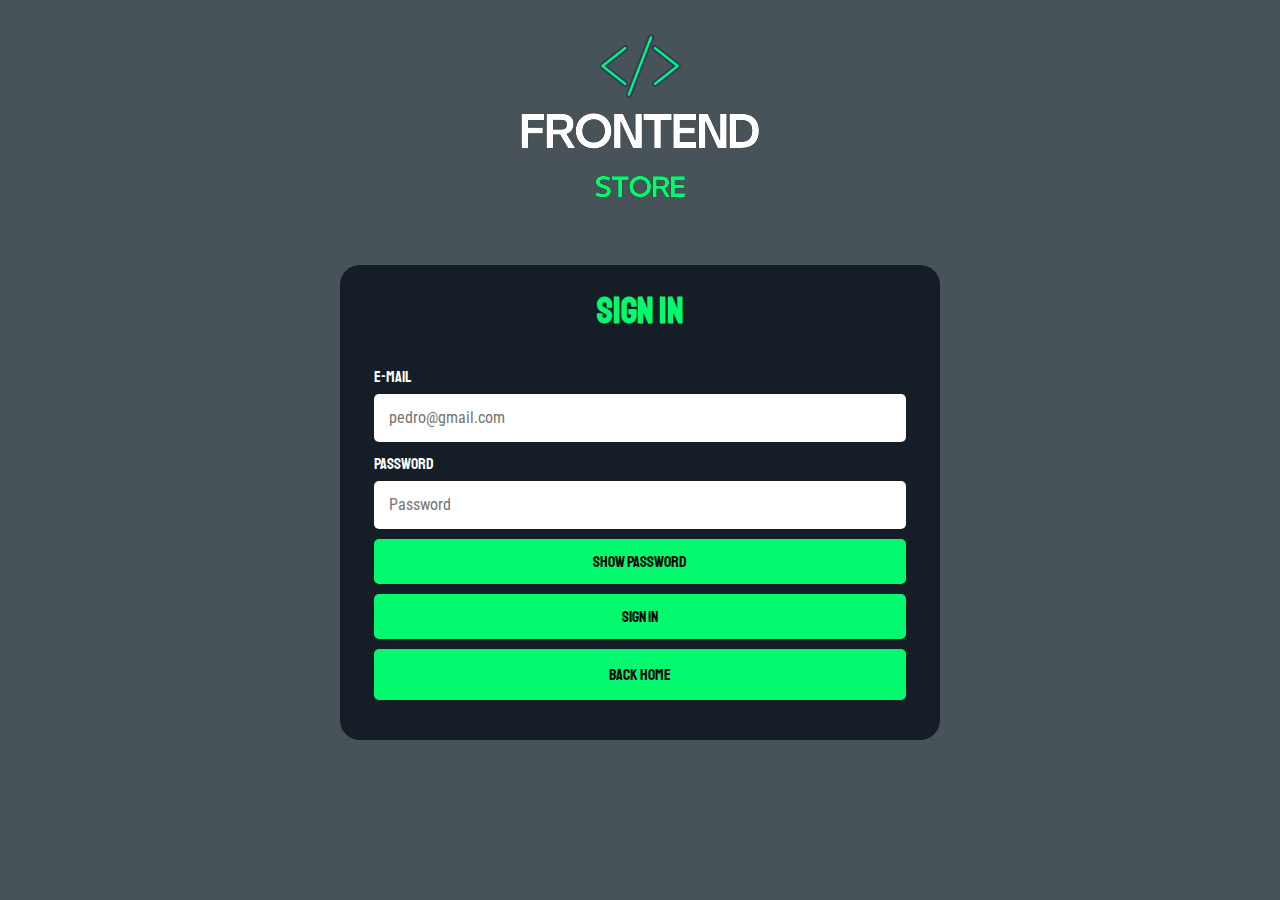
<file: Sign_In.html>
<!DOCTYPE html>
<html lang="en">
<head>
    <meta charset="UTF-8">
    <meta http-equiv="X-UA-Compatible" content="IE=edge">
    <meta name="viewport" content="width=device-width, initial-scale=1.0">
    <title>Sign-in</title>
    <link rel="stylesheet" href="css/style.css">
    <link rel="stylesheet" href="css/normalize.css">
    <link href="https://fonts.googleapis.com/css2?family=Big+Shoulders+Display:wght@300&family=Bungee+Hairline&family=Courier+Prime&family=Krub:wght@400;700&family=PT+Sans+Narrow&family=Raleway:wght@100&family=Roboto+Condensed&family=Staatliches&display=swap" rel="stylesheet">
    <link rel="stylesheet" href="https://cdnjs.cloudflare.com/ajax/libs/animate.css/4.1.1/animate.min.css"/>
    <link rel="icon" href="img/f.png">
    <script src="js/showP.js"></script>
</head>
<body>
  <header class="header animate__animated animate__slideInDown animate__delay-0.5s">
    <section>
        <a href="index.html">
          <img class="header__logo" src="img/f2.png" alt="Logotipo">
        </a>
    </section>
</header>

    <form class="formulario__data animate__animated animate__zoomIn animate__delay-0.5s" id="forma">
        <fieldset>
            <legend><h1 class="legend">Sign In</h1></legend><!--Intrucciones para el usuario-->
            <div class="contenedor-campos">
            <div class="campo">
            <label>E-mail</label><!--mail-->
            <input class="input-text" type="email" placeholder="pedro@gmail.com">
            </div>

            <div class="campo">
              <label>Password</label><!--texto-->
              <input class="input-text" type="password" id="password" name="password" placeholder="Password">
              <button class="btn btn-primary w-sm-100" type="button" onclick="mostrar()">Show Password</button>
          </div>

          </div>
          <div class="alo">
            <input class="btn w-sm-100" type="submit" value="Sign In">
          </div>

          <div class="alo">
            <a class="btn w-sm-100" href="index.html">Back Home</a>
          </div>
        </fieldset>
    </form>
    
    
</body>
</html>
</file>
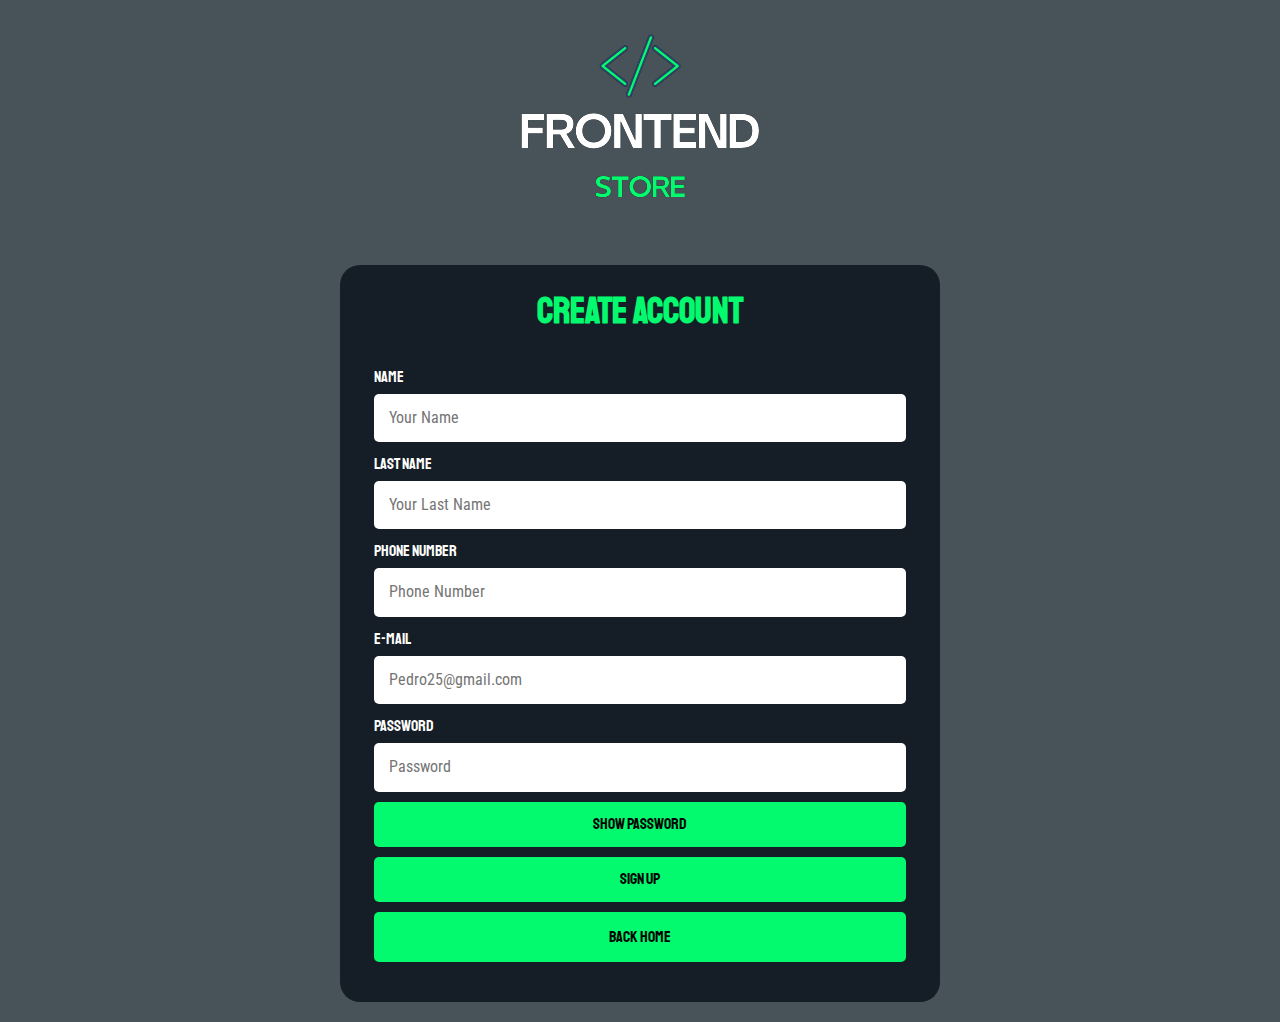
<file: Sign_Up.html>
<!DOCTYPE html>
<html lang="en">
<head>
    <meta charset="UTF-8">
    <meta http-equiv="X-UA-Compatible" content="IE=edge">
    <meta name="viewport" content="width=device-width, initial-scale=1.0">
    <title>Sign Up</title>
    <link rel="stylesheet" href="css/style.css">
    <link rel="stylesheet" href="css/normalize.css">
    <link href="https://fonts.googleapis.com/css2?family=Big+Shoulders+Display:wght@300&family=Bungee+Hairline&family=Courier+Prime&family=Krub:wght@400;700&family=PT+Sans+Narrow&family=Raleway:wght@100&family=Roboto+Condensed&family=Staatliches&display=swap" rel="stylesheet">
    <link rel="stylesheet" href="https://cdnjs.cloudflare.com/ajax/libs/animate.css/4.1.1/animate.min.css"/>
    <link rel="icon" href="img/f.png">
    <script src="js/showP.js"></script>
</head>
<body>
  <header class="header animate__animated animate__slideInDown animate__delay-0.5s">
    <section>
        <a href="index.html">
            <img class="header__logo" src="img/f2.png" alt="Logotipo">
        </a>
    </section>
</header>

    <form class="formulario__data animate__animated animate__zoomIn animate__delay-0.5s" id="forma">
        <fieldset>
            <legend><h1 class="legend">Create Account</h1></legend><!--Intrucciones para el usuario-->
        <div class="contenedor-campos">
            <div class="campo">
            <label>Name</label><!--texto-->
            <input class="input-text" type="text" placeholder="Your Name"><!--Cuadro de Texto, hay varios tipos de label-->
            </div>

            <div class="campo">
                <label>Last Name</label><!--texto-->
                <input class="input-text" type="text" placeholder="Your Last Name"><!--Cuadro de Texto, hay varios tipos de label-->
                </div>

            <div class="campo">
            <label>Phone Number</label>
            <input class="input-text" type="number" id="cel" placeholder="Phone Number">
            </div>

            <div class="campo">
            <label>E-mail</label><!--mail-->
            <input class="input-text" type="email" placeholder="Pedro25@gmail.com">
            </div>

            <div class="campo">
                <label>Password</label><!--texto-->
                <input class="input-text dataform" type="password" id="password" name="password" placeholder="Password">
                <button class="btn btn-primary w-sm-100" type="button" id="boton" onclick="mostrar()">Show Password</button>
            </div>

          </div>
          <div class="alo">
            <input class="btn w-sm-100" type="submit" id="Sign" onclick="validar()" value="Sign up">
          </div>

          <div class="alo">
            <a class="btn w-sm-100" href="index.html">Back Home</a>
          </div>
        </fieldset>
    </form>
    
</body>
</html>
</file>
<file: css/style.css>
/*Globales*/
/*Globales*/
:root {
    --primario: #485359;
    --primarioOscuro: #151E26;
    --secundario: #03FA6E;
    --secundarioOscuro: #00030D;
    --blanco: #fff;
    --negro: #000;

    --fuenteprincipal: 'Staatliches', cursive;
}


html {
    box-sizing: border-box;
    font-size: 62.5%;
}

*,
*:before,
*:after {
    box-sizing: inherit;
}

body {
    background-color: var(--primario);
    font-size: 1.6rem;
    line-height: 1.5;
}

p {
    font-size: 1.8rem;
    font-family: Arial, Helvetica, sans-serif;
    color: var(--blanco);
}

a {
    text-decoration: none;
}

/*Globales*/
/*Globales*/
/*
.img {
    max-width: 100%;
    height: auto;
}
*/
.no_margin{
    margin: 0;
}

.contenedor {
    max-width: 120rem;
    margin: 0 auto;
}


h1,
h2,
h3 {
    text-align: center;
    color: var(--secundario);
    font-family: var(--fuenteprincipal);
}

/*Header y Footer*/
.header {
    display: flex;
    justify-content: center;
}

.header__logo {
    margin: 3rem 0;
}

.legend{
    color: var(--secundario);
    margin: 0;
}

.footer {
    background-color: var(--primarioOscuro);
    padding: .5rem 0;
    text-align: center;
}

.footer__texto {
    font-family: var(--fuenteprincipal);
    font-size: 2.5rem;
}
/*Header y Footer*/


/*Navegacion*/
.navegacion {
    background-color: var(--primarioOscuro);
    padding: 1rem 0;
    display: flex;
    justify-content: center;
    align-items: center;
    /*    gap: 2rem; /*Separación Forma Nueva*/
}

.navegacion__enlace {
    font-family: var(--fuenteprincipal);
    color: var(--blanco);
    font-size: 3rem;
    margin-right: 2rem;
    transition: all 0.5s ease;
}

.navegacion__enlace--activo,
.navegacion__enlace:hover {
    color: var(--secundario);
}
/*Navegacion*/
/*NO TOCAR*/
/*NO TOCAR*/
/*NO TOCAR*/





/*Boton Registro*/
.buttons_log {
    display: flex;
    justify-content: center;
    text-align: center;
}

.link {
    margin-right: 2rem;
}
/*Boton Registro*/

/*Grid y FlexBox*/
.grid{
    display: grid;
    gap: 3rem;
}

@media(min-width: 480px) {
    .grid{
        display: grid;
    }
}

@media(min-width: 790px) {
    .grid {
        display: grid;
        grid-template-columns: repeat(2, 1fr);
    }
}

@media(min-width: 1280px) {
    .grid {
        display: grid;
        grid-template-columns: repeat(3, 1fr);
    
    }
}

.flex{
    display: flex;
    justify-content: space-between;
    gap: 2rem;
}
/*Grid y FlexBox*/


/* Clase Producto CSS CATALOGO */
.producto {
    background-color: var(--primarioOscuro);
    padding-right: 1.5rem;
    padding-left: 1.5rem;
    padding-top: 1rem;
    border-radius: .8rem;
    display: grid;
    justify-content: center;
    margin: auto;
    padding: 2rem;
}

.producto__nombre {
    font-size: 4rem;
    border-radius: 1rem;
}

.producto__precio {
    font-size: 2.8rem;
    color: var(--secundario);
    padding-bottom: 1rem;
}

.producto__precio,
.producto__nombre {
    font-family: var(--fuenteprincipal);
    margin: 1rem 0;
    text-align: center;
    line-height: 1.2;
}
/*Nosotros*/
@media(min-width: 950px) {
    .dos_columnas {
        display: grid;
        grid-template-columns: repeat(2, 1fr);
        padding-left: 5rem;
        padding-right: 5rem;
    }   
    .contenedor_nosotros{
        max-width: 120%;
        margin: auto;
    }
}

.contenedor_nosotros{
    max-width: 95%;
    margin: auto;
}

.img_nosotros{
    object-fit: cover;
    padding: 2rem;
}


/*Bloques de iconos. Nosotros*/

.bloques {
    display: grid;
    gap: 2rem;
}

.bloque {
    text-align: center;
}

.bloque__titulo {
    margin: 0;
}

@media(min-width: 480px) {
    .bloques{
        display: grid;
        grid-template-columns: repeat(2, 1fr);
        gap: 2rem;
    }
}
@media(min-width: 768px) {
    .bloques {
        grid-template-columns: repeat(2, 1fr);
    }
}

@media(min-width: 990px) {
    .bloques {
        grid-template-columns: repeat(4, 1fr);
    }
}
/*Bloques de iconos. Nosotros*/

/*Camisa .producto*/
.camisa__imagen {
    display: flex;
    border-radius: 2rem;
    align-content: center;
    margin: auto;
    
}
/*Camisa .producto*/


/*Formulario .Signin Signup*/

@media(min-width: 768px) {
    
}
.formulario {
    display: grid;
    gap: 1.5rem;
}



.formulario__campo {
    border: .5rem solid var(--primarioOscuro);
    /*    ANCHO  ESTILO   COLOR DE BORDE  */
    background-color: transparent;
    color: var(--blanco);
    font-size: 2rem;
    font-family: var(--fuenteprincipal);
    padding: 1rem;
    /*    appearance: none; quitar flecha de decoracion*/
}

.formulario__submit {
    color: var(--blanco);
    background-color: var(--secundario);
    border: none;
    font-size: 2rem;
    font-family: var(--fuenteprincipal);
    padding: 2rem;
    transition: background-color 2s ease;
    border-radius: 1rem;
}

.Comprar{
    color: var(--blanco);
    background-color: var(--secundario);
    border: none;
    font-size: 2rem;
    font-family: var(--fuenteprincipal);
    padding: 1.6rem;
    transition: background-color 2s ease;
    border-radius: 1rem;
}

.Comprar:hover{
    cursor: pointer;
    background-color: var(--secundarioOscuro);
}

.ag_car{
    text-align: center;
    align-items: center;
    padding: 2rem;
    display: grid;
    padding: 1rem;
    gap: 1rem;
}

@media(min-width: 768px) {
    .ag_car{
    grid-template-columns: repeat(2, 1fr);
}
}

.formulario__submit:hover {
    cursor: pointer;
    background-color: var(--secundarioOscuro);
}


.link_font {
    background-color: var(--secundario);
    padding-left: 4rem;
    padding-right: 4rem;
    padding-top: 1rem;
    padding-bottom: 1rem;
    border-radius: 1rem;
    color: var(--blanco);
    transition: all 1s ease;
}

.link_font:hover {
    cursor: pointer;
    background-color: var(--primarioOscuro);
    color: var(--blanco);
}


.formulario__data {
    background-color: var(--primarioOscuro);
    width: min(60rem, 100%);
    /*Utiliza el valor mas pequeño*/
    margin: 2rem auto;
    border-radius: 2rem;
    padding: 2rem;
}

.formulario__data fieldset {
    border: none;
}

.formulario__data legend {
    color: #ffc107;
    text-align: center;
    text-transform: uppercase;
    font-size: 1.8rem;
    margin-bottom: 2rem;
    font-family: var(--fuenteprincipal);
}
.campo{
    margin-bottom: 1rem;
}

.campo button{
    margin-top: 1rem;
}

.campo label {
    color: #ffffff;
    display: block;
    margin-bottom: .5rem;
    font-family: var(--fuenteprincipal);
}

.btn {
    border: none;
    border-radius: 0.5rem;
    padding: 2.5%;
    font-family: var(--fuenteprincipal);
    background-color: var(--secundario);
    color: #000;
    transition: all 1s ease;
}

.btn:hover {
    cursor: pointer;
    background-color: var(--primario);
    color: rgb(255, 255, 255);

}

.input-text {
    width: 100%;
    border: none;
    padding: 1.5rem;
    border-radius: .5rem;
    padding: 1.5rem;
    font-family: 'Roboto Condensed', sans-serif;
}

.enviar .btn {
    width: 100%;
}

.w-sm-100 {
    width: 100%;
}

.opcion_font {
    color: #000;
    text-align: center;
}

.opcion_select{
    text-align: center;
}

.alo {
    padding-bottom: 1rem;
    text-align: center;
    display: flex;
}

/*Formulario .Signin Signup*/



/*Pantalla Pago*/

@media(min-width: 990px) {
    .contenedor-grid{
        display: grid;
    }
}


@media(min-width: 768px) {
    .contenedor-grid{
        display: grid;
        grid-template-areas: "contenido derecha";
        grid-template-columns: 50% 50%;
        grid-auto-flow: column;
        column-gap: 2rem; 
        margin: 0 auto;
    }

    .contenido-principal{
       grid-area: contenido;

    }
    .sidebar-2{
        align-items: center;
        grid-area: derecha;
        margin: 0 auto;
        text-align: center;
    }
}

@media(min-width: 480px) {
    .sidebar-2{
        align-items: center;
        grid-area: derecha;
        margin: 0 auto;
        text-align: center;
    }
}

.img_form{
    width: 150px;
    margin: 0 auto;
    border-radius: 2rem;
}
/*Pantalla Carrito*/
.texto_carro{
    color: var(--blanco);
    font-weight: lighter;
}

.separar{
    padding: 1rem;
}

    .grid_carro{
        display: grid;
        margin: auto;
        grid-template-columns: repeat(2, 1fr);
    }

    .dos_columnas_carrito {
        display: grid;
        grid-template-columns: repeat(2, 1fr);
        padding-left: 5rem;
        padding-right: 5rem;
    }   

    .dos_columnas_pago{
        display: grid;
        grid-template-columns: repeat(2, 1fr);
        margin: auto;
        padding: 2rem;
    }

    @media(min-width: 990px) {
        .dos_columnas_pago{
            display: grid;
            grid-template-columns: repeat(2, 1fr);
            margin: 0;
        }
    }


.producto_carro{
    background-color: var(--primarioOscuro);
    border-radius: .8rem;
    margin: 0 auto;
    padding: 2rem;
}


.contenedor_carrito{
        display: flex;
        justify-content: center;
}

.icono_carrito{
    display: flex;
    justify-content: center;
}

.flex_carrito{
    padding-top: 2rem;
    display: flex;
    justify-content: center;
}

.btn_carro{
    margin: 1rem;
    background-color: var(--secundario);
    border-radius: 1rem;
    padding: none;
    padding-left: 2rem;
    padding-right: 2rem;
    transition: all 1s ease;
}

.btn_carro:hover{
    cursor: pointer;
    background-color: var(--primarioOscuro);
}

.precio__camisa{
    display: flex;
    justify-content: center;
    align-items: center;
    border: none;

}

.precio_____camisa{
    margin: 1rem;
}

@media(min-width: 1200px) {
    .flex_maps{
        display: grid;
        grid-template-columns: repeat(2,1fr);
        justify-content: center;
        margin: 1rem;
    }   
}
 
.flex_maps{
    display: grid;
    justify-content: center;
}


.maps{
    border-radius: 2rem;
}
/***/
/*Pantalla Resumen de Compra*/
/***/
/*
.contenedor_resumen{
    
}
*/
.texto_resumen{
    color: var(--blanco);
    font-weight: lighter;
    font-size: 5rem;
}

@media(min-width: 990px) {
    .texto_resumen{
        color: var(--blanco);
        font-weight: lighter;
        font-size: 10rem;
    }
}

@media(min-width: 768px) {
    .resumen_compras{
        display: flex;
        justify-content: space-between;
        align-items: center;
    }
}

.Info_envio{
    color: var(--blanco);
    text-align: center;
    font-weight: lighter;
}

.producto_envio1{
    background-color: var(--primarioOscuro);
    border-radius: 1rem;
    padding: 1rem;
}

.pago_total{
    color: var(--blanco);
    font-weight: lighter;
}
</file>
